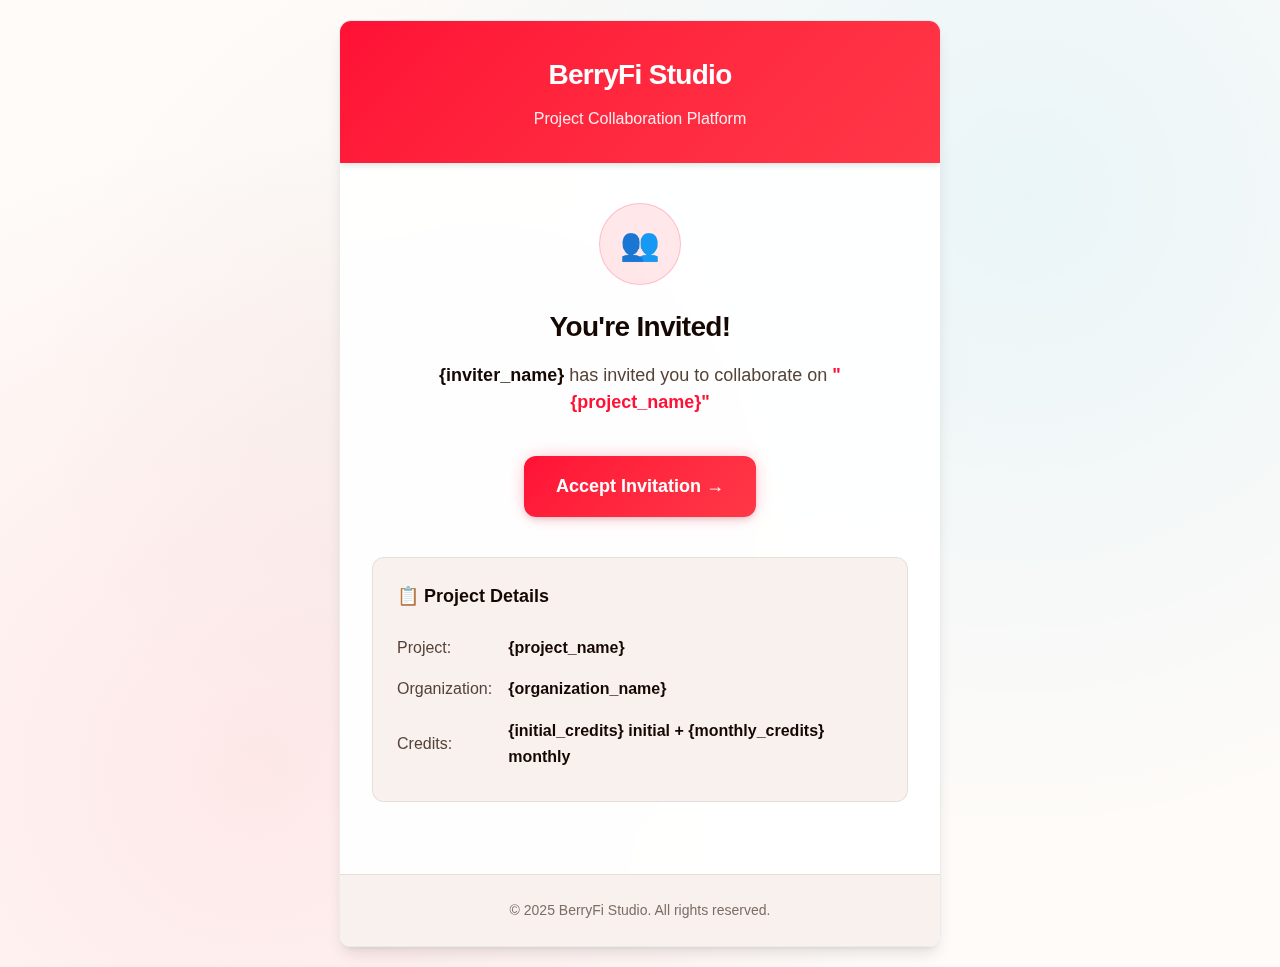
<file: src/main/resources/templates/email/invitation.html>
<!DOCTYPE html>
<html>
<head>
  <meta charset="utf-8">
  <meta name="viewport" content="width=device-width, initial-scale=1.0">
  <title>BerryFi Studio Invitation</title>
</head>
<body style="
  margin: 0; 
  padding: 20px; 
  background: radial-gradient(circle at 20% 80%, oklch(0.7 0.28 25 / 0.08) 0%, transparent 50%), 
              radial-gradient(circle at 80% 20%, oklch(0.7 0.2 225 / 0.08) 0%, transparent 50%), 
              radial-gradient(circle at 40% 40%, oklch(0.3 0.02 50 / 0.04) 0%, transparent 50%),
              oklch(0.99 0.005 60); 
  font-family: 'Inter', -apple-system, BlinkMacSystemFont, 'Segoe UI', 'Roboto', sans-serif;
  line-height: 1.6;
  -webkit-font-smoothing: antialiased;
  -moz-osx-font-smoothing: grayscale;
  text-rendering: optimizeLegibility;
">
  
  <!-- Main Container -->
  <div style="
    max-width: 600px; 
    margin: 0 auto; 
    background: oklch(1 0 0 / 0.92);
    border-radius: 12px;
    overflow: hidden;
    border: 1px solid oklch(0.1 0.02 50 / 0.08);
    box-shadow: 0 10px 15px -3px rgba(0,0,0,0.1), 0 4px 6px -4px rgba(0,0,0,0.1);
    backdrop-filter: blur(12px);
  ">
    
    <!-- Header -->
    <header style="
      background: linear-gradient(135deg, oklch(0.7 0.28 25) 0%, oklch(0.75 0.28 25) 100%); 
      padding: 32px 24px; 
      text-align: center;
      box-shadow: 0 4px 6px -1px rgba(0,0,0,0.1);
    ">
      <h1 style="
        color: #ffffff; 
        font-size: 28px; 
        font-weight: 700; 
        margin: 0 0 8px 0;
        letter-spacing: -0.025em;
      ">BerryFi Studio</h1>
      <p style="
        color: rgba(255, 255, 255, 0.9); 
        font-size: 16px; 
        margin: 0; 
        font-weight: 500;
      ">Project Collaboration Platform</p>
    </header>

    <!-- Main Content -->
    <div style="padding: 40px 32px;">
      
      <!-- Invitation Header -->
      <div style="text-align: center; margin-bottom: 32px;">
        <div style="
          width: 80px; 
          height: 80px; 
          margin: 0 auto 20px auto; 
          background: oklch(0.7 0.28 25 / 0.1); 
          border-radius: 50%; 
          display: inline-flex; 
          align-items: center; 
          justify-content: center;
          border: 1px solid oklch(0.7 0.28 25 / 0.2);
        ">
          <span style="font-size: 32px;">👥</span>
        </div>
        <h2 style="
          color: oklch(0.15 0.03 50); 
          font-size: 28px; 
          font-weight: 700; 
          margin: 0 0 12px 0;
          letter-spacing: -0.025em;
        ">You're Invited!</h2>
        <p style="
          color: oklch(0.4 0.03 50); 
          font-size: 18px; 
          margin: 0;
          line-height: 1.5;
        "><strong style="color: oklch(0.15 0.03 50);">{inviter_name}</strong> has invited you to collaborate on <strong style="color: oklch(0.7 0.28 25);">"{project_name}"</strong></p>
      </div>
      
      <!-- CTA Button -->
      <div style="text-align: center; margin: 40px 0;">
        <a href="{invitation_link}" style="
          display: inline-block; 
          background: linear-gradient(135deg, oklch(0.7 0.28 25) 0%, oklch(0.75 0.28 25) 100%); 
          color: #ffffff; 
          text-decoration: none; 
          padding: 16px 32px; 
          border-radius: 12px; 
          font-weight: 600; 
          font-size: 18px;
          box-shadow: 0 4px 6px -1px rgba(0,0,0,0.1), 0 2px 4px -2px rgba(0,0,0,0.1), 0 0 20px -5px oklch(0.7 0.28 25 / 0.4);
          transition: all 0.2s ease;
        ">Accept Invitation →</a>
      </div>

      <!-- Project Details -->
      <div style="
        background: oklch(0.96 0.01 50 / 0.92); 
        border-radius: 12px; 
        padding: 24px; 
        margin: 32px 0;
        border-left: 4px solid oklch(0.7 0.28 25);
        border: 1px solid oklch(0.1 0.02 50 / 0.08);
        backdrop-filter: blur(8px);
      ">
        <h3 style="
          color: oklch(0.15 0.03 50); 
          font-size: 18px; 
          font-weight: 600; 
          margin: 0 0 16px 0;
          display: flex;
          align-items: center;
        ">📋 Project Details</h3>
        
        <table style="width: 100%; border-collapse: collapse;">
          <tr>
            <td style="color: oklch(0.4 0.03 50); padding: 8px 16px 8px 0; font-size: 16px; font-weight: 500;">Project:</td>
            <td style="color: oklch(0.15 0.03 50); font-weight: 600; padding: 8px 0; font-size: 16px;">{project_name}</td>
          </tr>
          <tr>
            <td style="color: oklch(0.4 0.03 50); padding: 8px 16px 8px 0; font-size: 16px; font-weight: 500;">Organization:</td>
            <td style="color: oklch(0.15 0.03 50); font-weight: 600; padding: 8px 0; font-size: 16px;">{organization_name}</td>
          </tr>
          <tr>
            <td style="color: oklch(0.4 0.03 50); padding: 8px 16px 8px 0; font-size: 16px; font-weight: 500;">Credits:</td>
            <td style="color: oklch(0.15 0.03 50); font-weight: 600; padding: 8px 0; font-size: 16px;">
              {initial_credits} initial + {monthly_credits} monthly
            </td>
          </tr>
        </table>
      </div>

    </div>
    
    <!-- Footer -->
    <footer style="
      background: oklch(0.96 0.01 50 / 0.95); 
      padding: 24px; 
      text-align: center; 
      border-top: 1px solid oklch(0.1 0.02 50 / 0.08);
      backdrop-filter: blur(8px);
    ">
      <p style="
        color: oklch(0.55 0.02 50); 
        font-size: 14px; 
        margin: 0;
      ">© 2025 BerryFi Studio. All rights reserved.</p>
    </footer>
    
  </div>
</body>
</html>
</file>
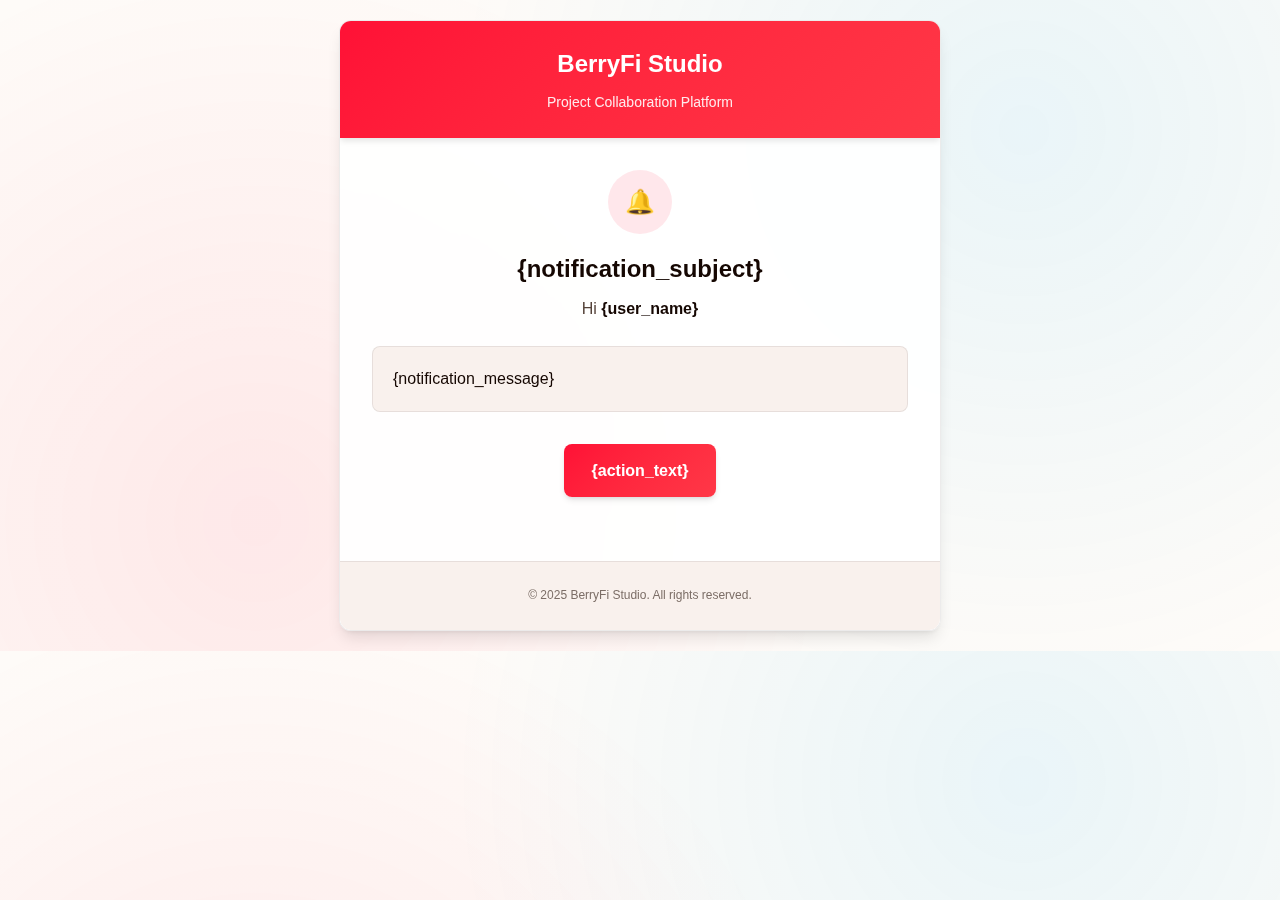
<file: src/main/resources/templates/email/notification.html>
<!DOCTYPE html>
<html>
<head>
  <meta charset="utf-8">
  <meta name="viewport" content="width=device-width, initial-scale=1.0">
  <title>Notification - BerryFi Studio</title>
</head>
<body style="
  margin: 0; 
  padding: 20px; 
  background: radial-gradient(circle at 20% 80%, oklch(0.7 0.28 25 / 0.08) 0%, transparent 50%), 
              radial-gradient(circle at 80% 20%, oklch(0.7 0.2 225 / 0.08) 0%, transparent 50%), 
              oklch(0.99 0.005 60); 
  font-family: 'Inter', -apple-system, BlinkMacSystemFont, 'Segoe UI', 'Roboto', sans-serif;
  line-height: 1.6;
  -webkit-font-smoothing: antialiased;
">
  
  <!-- Main Container -->
  <div style="
    max-width: 600px; 
    margin: 0 auto; 
    background: oklch(1 0 0 / 0.92);
    border-radius: 12px;
    overflow: hidden;
    border: 1px solid oklch(0.1 0.02 50 / 0.08);
    box-shadow: 0 10px 15px -3px rgba(0,0,0,0.1), 0 4px 6px -4px rgba(0,0,0,0.1);
    backdrop-filter: blur(12px);
  ">
    
    <!-- Header -->
    <header style="
      background: linear-gradient(135deg, oklch(0.7 0.28 25) 0%, oklch(0.75 0.28 25) 100%); 
      padding: 24px; 
      text-align: center;
      box-shadow: 0 4px 6px -1px rgba(0,0,0,0.1);
    ">
      <h1 style="
        color: #ffffff; 
        font-size: 24px; 
        font-weight: 600; 
        margin: 0;
      ">BerryFi Studio</h1>
      <p style="
        color: #ffffff; 
        font-size: 14px; 
        margin: 8px 0 0 0; 
        opacity: 0.9;
      ">Project Collaboration Platform</p>
    </header>

    <!-- Main Content -->
    <div style="padding: 32px;">
      
      <!-- Notification Header -->
      <div style="text-align: center; margin-bottom: 24px;">
        <div style="
          width: 64px; 
          height: 64px; 
          margin: 0 auto 16px auto; 
          background: oklch(0.7 0.28 25 / 0.1); 
          border-radius: 50%; 
          display: inline-flex; 
          align-items: center; 
          justify-content: center;
        ">
          <span style="font-size: 24px;">🔔</span>
        </div>
        <h2 style="
          color: oklch(0.15 0.03 50); 
          font-size: 24px; 
          font-weight: 600; 
          margin: 0 0 8px 0;
        ">{notification_subject}</h2>
        <p style="
          color: oklch(0.4 0.03 50); 
          font-size: 16px; 
          margin: 0;
        ">Hi <strong style="color: oklch(0.15 0.03 50);">{user_name}</strong></p>
      </div>
      
      <!-- Message Content -->
      <div style="
        background: oklch(0.96 0.01 50 / 0.92); 
        border-radius: 8px; 
        padding: 20px; 
        margin: 24px 0;
        border-left: 4px solid oklch(0.7 0.28 25);
        border: 1px solid oklch(0.1 0.02 50 / 0.08);
        backdrop-filter: blur(8px);
      ">
        <p style="
          color: oklch(0.15 0.03 50); 
          font-size: 16px; 
          line-height: 1.5; 
          margin: 0;
        ">{notification_message}</p>
      </div>
      
      <!-- CTA Button (if action link provided) -->
      <div style="text-align: center; margin: 32px 0;">
        <a href="{action_link}" style="
          display: inline-block; 
          background: linear-gradient(135deg, oklch(0.7 0.28 25) 0%, oklch(0.75 0.28 25) 100%); 
          color: #ffffff; 
          text-decoration: none; 
          padding: 14px 28px; 
          border-radius: 8px; 
          font-weight: 600; 
          font-size: 16px;
          box-shadow: 0 4px 6px -1px rgba(0,0,0,0.1), 0 2px 4px -2px rgba(0,0,0,0.1);
        ">{action_text}</a>
      </div>

    </div>
    
    <!-- Footer -->
    <footer style="
      background: oklch(0.96 0.01 50 / 0.92); 
      padding: 24px; 
      text-align: center; 
      border-top: 1px solid oklch(0.1 0.02 50 / 0.08);
      backdrop-filter: blur(8px);
    ">
      <p style="
        color: oklch(0.55 0.02 50); 
        font-size: 12px; 
        margin: 0;
      ">© 2025 BerryFi Studio. All rights reserved.</p>
    </footer>
    
  </div>
</body>
</html>
</file>
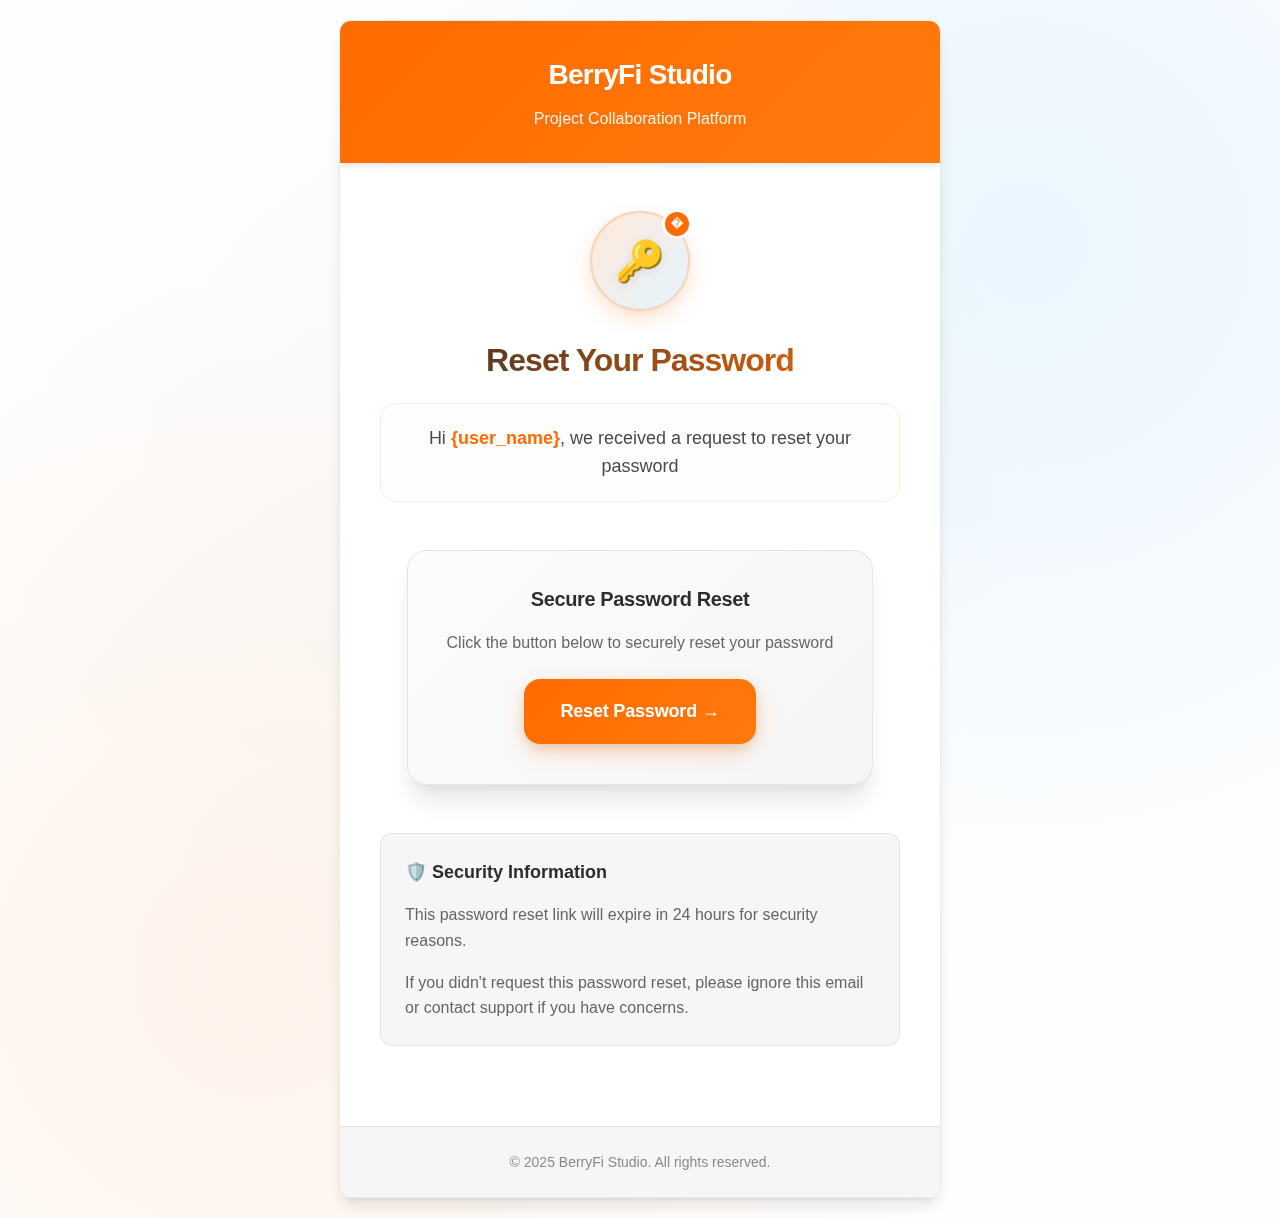
<file: src/main/resources/templates/email/password-reset.html>
<!DOCTYPE html>
<html>
<head>
  <meta charset="utf-8">
  <meta name="viewport" content="width=device-width, initial-scale=1.0">
  <title>Password Reset - BerryFi Studio</title>
</head>
<body style="
  margin: 0; 
  padding: 20px; 
  background: radial-gradient(circle at 20% 80%, rgba(255, 107, 0, 0.08) 0%, transparent 50%), 
              radial-gradient(circle at 80% 20%, rgba(0, 149, 255, 0.08) 0%, transparent 50%), 
              radial-gradient(circle at 40% 40%, rgba(128, 128, 128, 0.04) 0%, transparent 50%),
              #fefefe; 
  font-family: 'Inter', -apple-system, BlinkMacSystemFont, 'Segoe UI', 'Roboto', sans-serif;
  line-height: 1.6;
  -webkit-font-smoothing: antialiased;
  -moz-osx-font-smoothing: grayscale;
  text-rendering: optimizeLegibility;
">
  
  <!-- Main Container -->
  <div style="
    max-width: 600px; 
    margin: 0 auto; 
    background: rgba(255, 255, 255, 0.92);
    border-radius: 12px;
    overflow: hidden;
    border: 1px solid rgba(0, 0, 0, 0.08);
    box-shadow: 0 10px 15px -3px rgba(0,0,0,0.1), 0 4px 6px -4px rgba(0,0,0,0.1);
    backdrop-filter: blur(12px);
  ">
    
    <!-- Header -->
    <header style="
      background: linear-gradient(135deg, #ff6b00 0%, #ff7a0d 100%); 
      padding: 32px 24px; 
      text-align: center;
      box-shadow: 0 4px 6px -1px rgba(0,0,0,0.1);
    ">
      <h1 style="
        color: #ffffff; 
        font-size: 28px; 
        font-weight: 700; 
        margin: 0 0 8px 0;
        letter-spacing: -0.025em;
      ">BerryFi Studio</h1>
      <p style="
        color: rgba(255, 255, 255, 0.9); 
        font-size: 16px; 
        margin: 0; 
        font-weight: 500;
      ">Project Collaboration Platform</p>
    </header>

    <!-- Main Content -->
    <div style="padding: 48px 40px;">
      
      <!-- Password Reset Header -->
      <div style="text-align: center; margin-bottom: 40px;">
        <div style="
          width: 96px; 
          height: 96px; 
          margin: 0 auto 24px auto; 
          background: linear-gradient(135deg, rgba(255, 107, 0, 0.15) 0%, rgba(0, 149, 255, 0.1) 100%); 
          border-radius: 50%; 
          display: inline-flex; 
          align-items: center; 
          justify-content: center;
          border: 2px solid rgba(255, 107, 0, 0.2);
          box-shadow: 0 8px 25px -5px rgba(255, 107, 0, 0.3), 0 0 0 1px rgba(255, 107, 0, 0.05);
          position: relative;
        ">
          <span style="font-size: 40px; filter: drop-shadow(0 2px 4px rgba(0,0,0,0.1));">🔑</span>
          <div style="
            position: absolute; 
            top: -4px; 
            right: -4px; 
            width: 24px; 
            height: 24px; 
            background: #ff6b00; 
            border-radius: 50%; 
            border: 3px solid #ffffff;
            display: flex;
            align-items: center;
            justify-content: center;
          ">
            <span style="font-size: 12px; color: white;">�</span>
          </div>
        </div>
        <h2 style="
          color: #2d2d2d; 
          font-size: 32px; 
          font-weight: 800; 
          margin: 0 0 16px 0;
          letter-spacing: -0.03em;
          background: linear-gradient(135deg, #2d2d2d 0%, #ff6b00 100%);
          -webkit-background-clip: text;
          -webkit-text-fill-color: transparent;
          background-clip: text;
        ">Reset Your Password</h2>
        <div style="
          background: rgba(252, 252, 252, 0.8); 
          padding: 20px 24px; 
          border-radius: 16px; 
          border: 1px solid rgba(255, 107, 0, 0.1);
          backdrop-filter: blur(8px);
          margin: 0 auto;
          max-width: 480px;
        ">
          <p style="
            color: #4a4a4a; 
            font-size: 18px; 
            margin: 0;
            line-height: 1.6;
            font-weight: 500;
          ">Hi <strong style="color: #ff6b00; font-weight: 700;">{user_name}</strong>, we received a request to reset your password</p>
        </div>
      </div>
      
      <!-- CTA Button -->
      <div style="text-align: center; margin: 48px 0;">
        <div style="
          background: linear-gradient(135deg, #fcfcfc 0%, #f5f5f5 100%);
          padding: 32px;
          border-radius: 20px;
          border: 1px solid rgba(0, 0, 0, 0.08);
          backdrop-filter: blur(16px);
          box-shadow: 0 20px 25px -5px rgba(0,0,0,0.1), 0 10px 10px -5px rgba(0,0,0,0.04);
          margin: 0 auto;
          max-width: 400px;
        ">
          <h3 style="
            color: #2d2d2d; 
            font-size: 20px; 
            font-weight: 700; 
            margin: 0 0 16px 0;
            letter-spacing: -0.02em;
          ">Secure Password Reset</h3>
          <p style="
            color: #666666; 
            font-size: 16px; 
            margin: 0 0 24px 0;
            line-height: 1.5;
          ">Click the button below to securely reset your password</p>
          <a href="{reset_link}" style="
            display: inline-block; 
            background: linear-gradient(135deg, #ff6b00 0%, #ff7a0d 100%); 
            color: #ffffff; 
            text-decoration: none; 
            padding: 18px 36px; 
            border-radius: 16px; 
            font-weight: 700; 
            font-size: 18px;
            box-shadow: 0 8px 25px -5px rgba(255, 107, 0, 0.4), 0 4px 12px -2px rgba(0,0,0,0.1);
            transition: all 0.3s ease;
            letter-spacing: -0.01em;
            position: relative;
            overflow: hidden;
          ">
            <span style="position: relative; z-index: 1;">Reset Password →</span>
          </a>
        </div>
      </div>

      <!-- Security Info -->
      <div style="
        background: rgba(245, 245, 245, 0.92); 
        border-radius: 12px; 
        padding: 24px; 
        margin: 32px 0;
        border-left: 4px solid #ff6b00;
        border: 1px solid rgba(0, 0, 0, 0.08);
        backdrop-filter: blur(8px);
      ">
        <h3 style="
          color: #2d2d2d; 
          font-size: 18px; 
          font-weight: 600; 
          margin: 0 0 16px 0;
          display: flex;
          align-items: center;
        ">🛡️ Security Information</h3>
        
        <p style="color: #666666; font-size: 16px; line-height: 1.6; margin: 0 0 16px 0;">
          This password reset link will expire in 24 hours for security reasons.
        </p>
        
        <p style="color: #666666; font-size: 16px; line-height: 1.6; margin: 0;">
          If you didn't request this password reset, please ignore this email or contact support if you have concerns.
        </p>
      </div>

    </div>
    
    <!-- Footer -->
    <footer style="
      background: rgba(245, 245, 245, 0.95); 
      padding: 24px; 
      text-align: center; 
      border-top: 1px solid rgba(0, 0, 0, 0.08);
      backdrop-filter: blur(8px);
    ">
      <p style="
        color: #8a8a8a; 
        font-size: 14px; 
        margin: 0;
      ">© 2025 BerryFi Studio. All rights reserved.</p>
    </footer>
    
  </div>
</body>
</html>
</file>
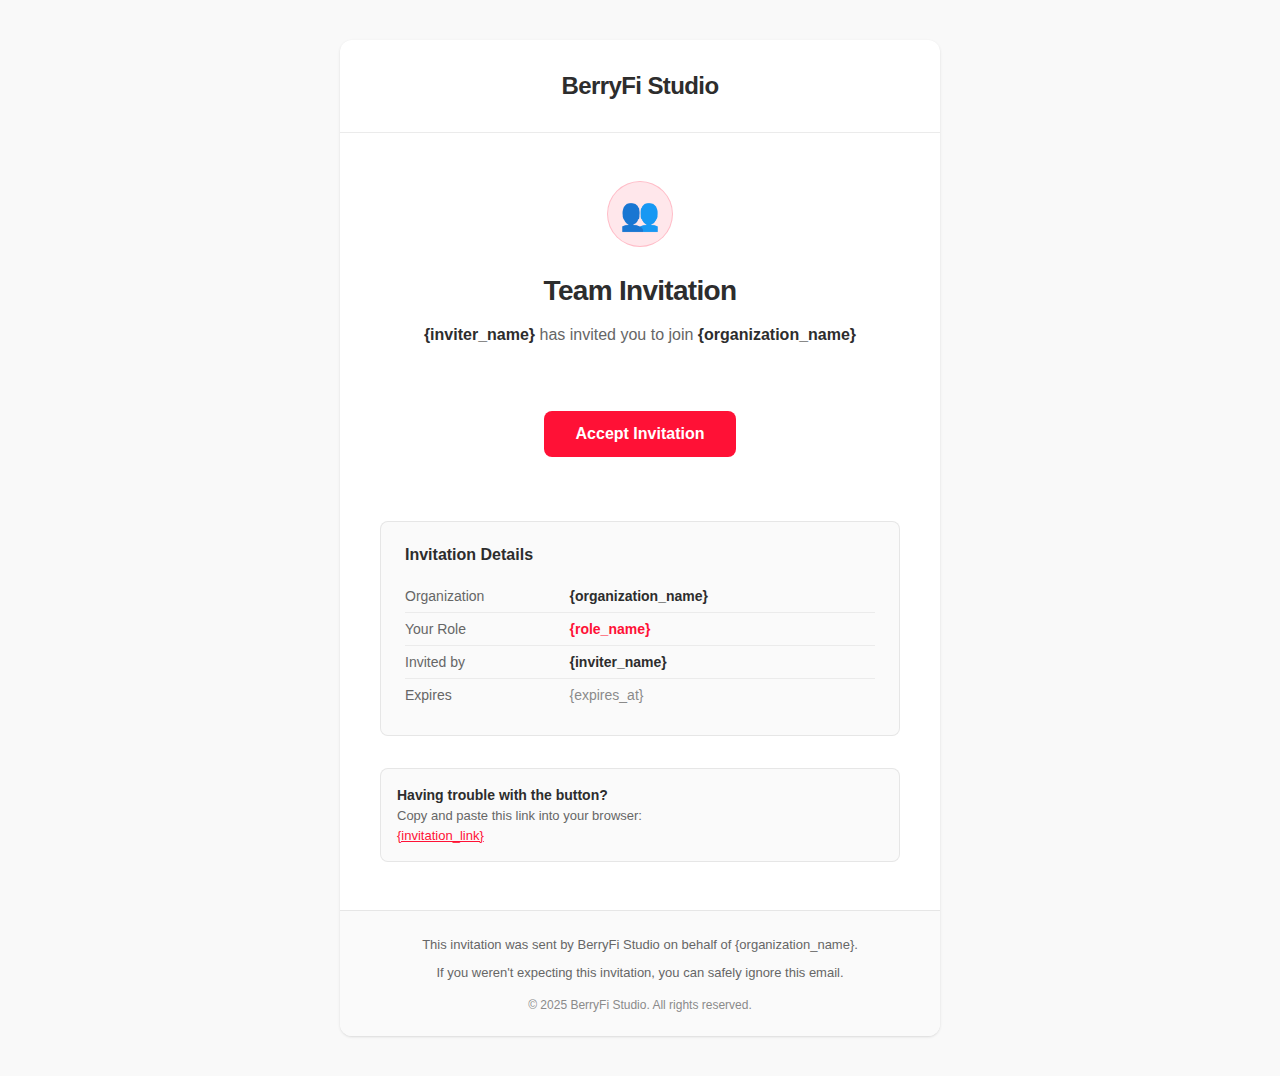
<file: src/main/resources/templates/email/team-invitation.html>
<!DOCTYPE html>
<html>
<head>
  <meta charset="utf-8">
  <meta name="viewport" content="width=device-width, initial-scale=1.0">
  <title>Team Invitation - BerryFi Studio</title>
</head>
<body style="margin: 0; padding: 0; font-family: -apple-system, BlinkMacSystemFont, 'Segoe UI', 'Roboto', 'Helvetica', 'Arial', sans-serif; background-color: #f9f9f9;">
  <table role="presentation" cellpadding="0" cellspacing="0" border="0" width="100%" style="background-color: #f9f9f9;">
    <tr>
      <td style="padding: 40px 20px;">
        <table role="presentation" cellpadding="0" cellspacing="0" border="0" width="100%" style="max-width: 600px; margin: 0 auto; background-color: #ffffff; border-radius: 12px; box-shadow: 0 1px 3px 0 rgba(0, 0, 0, 0.1), 0 1px 2px -1px rgba(0, 0, 0, 0.1);">
          
          <!-- Logo Header -->
          <tr>
            <td style="padding: 32px 40px; text-align: center; border-bottom: 1px solid rgba(0, 0, 0, 0.08);">
              <h1 style="margin: 0; font-size: 24px; font-weight: 700; color: #2d2d2d; letter-spacing: -0.025em;">BerryFi Studio</h1>
            </td>
          </tr>

          <!-- Main Content -->
          <tr>
            <td style="padding: 48px 40px;">
              
              <!-- Icon -->
              <table role="presentation" cellpadding="0" cellspacing="0" border="0" width="100%">
                <tr>
                  <td style="text-align: center; padding-bottom: 24px;">
                    <div style="display: inline-block; width: 64px; height: 64px; background-color: rgba(255, 17, 54, 0.1); border-radius: 50%; border: 1px solid rgba(255, 17, 54, 0.2);">
                      <table role="presentation" cellpadding="0" cellspacing="0" border="0" width="100%" height="100%">
                        <tr>
                          <td style="text-align: center; vertical-align: middle; font-size: 32px;">👥</td>
                        </tr>
                      </table>
                    </div>
                  </td>
                </tr>
              </table>

              <!-- Title -->
              <h2 style="margin: 0 0 16px 0; font-size: 28px; font-weight: 700; color: #2d2d2d; text-align: center; letter-spacing: -0.025em;">Team Invitation</h2>
              
              <!-- Message -->
              <p style="margin: 0 0 32px 0; font-size: 16px; line-height: 1.5; color: #666666; text-align: center;">
                <strong style="color: #2d2d2d;">{inviter_name}</strong> has invited you to join <strong style="color: #2d2d2d;">{organization_name}</strong>
              </p>

              <!-- CTA Button -->
              <table role="presentation" cellpadding="0" cellspacing="0" border="0" width="100%">
                <tr>
                  <td style="text-align: center; padding: 32px 0;">
                    <a href="{invitation_link}" style="display: inline-block; padding: 14px 32px; background-color: #ff1136; color: #ffffff; text-decoration: none; border-radius: 8px; font-weight: 600; font-size: 16px;">Accept Invitation</a>
                  </td>
                </tr>
              </table>

              <!-- Details Card -->
              <table role="presentation" cellpadding="0" cellspacing="0" border="0" width="100%" style="margin-top: 32px; background-color: #fafafa; border-radius: 8px; border: 1px solid rgba(0, 0, 0, 0.08);">
                <tr>
                  <td style="padding: 24px;">
                    <h3 style="margin: 0 0 16px 0; font-size: 16px; font-weight: 600; color: #2d2d2d;">Invitation Details</h3>
                    
                    <!-- Details Table -->
                    <table role="presentation" cellpadding="0" cellspacing="0" border="0" width="100%">
                      <tr>
                        <td style="padding: 8px 0; font-size: 14px; color: #666666; width: 35%;">Organization</td>
                        <td style="padding: 8px 0; font-size: 14px; color: #2d2d2d; font-weight: 600;">{organization_name}</td>
                      </tr>
                      <tr>
                        <td style="padding: 8px 0; font-size: 14px; color: #666666; border-top: 1px solid rgba(0, 0, 0, 0.06);">Your Role</td>
                        <td style="padding: 8px 0; font-size: 14px; color: #ff1136; font-weight: 600; border-top: 1px solid rgba(0, 0, 0, 0.06);">{role_name}</td>
                      </tr>
                      <tr>
                        <td style="padding: 8px 0; font-size: 14px; color: #666666; border-top: 1px solid rgba(0, 0, 0, 0.06);">Invited by</td>
                        <td style="padding: 8px 0; font-size: 14px; color: #2d2d2d; font-weight: 600; border-top: 1px solid rgba(0, 0, 0, 0.06);">{inviter_name}</td>
                      </tr>
                      <tr>
                        <td style="padding: 8px 0; font-size: 14px; color: #666666; border-top: 1px solid rgba(0, 0, 0, 0.06);">Expires</td>
                        <td style="padding: 8px 0; font-size: 14px; color: #8a8a8a; border-top: 1px solid rgba(0, 0, 0, 0.06);">{expires_at}</td>
                      </tr>
                    </table>
                  </td>
                </tr>
              </table>

              <!-- Link fallback -->
              <p style="margin: 32px 0 0 0; padding: 16px; background-color: #fafafa; border-radius: 8px; font-size: 13px; color: #666666; line-height: 1.5; border: 1px solid rgba(0, 0, 0, 0.08);">
                <strong style="color: #2d2d2d; font-size: 14px;">Having trouble with the button?</strong><br>
                Copy and paste this link into your browser:<br>
                <a href="{invitation_link}" style="color: #ff1136; word-break: break-all;">{invitation_link}</a>
              </p>

            </td>
          </tr>

          <!-- Footer -->
          <tr>
            <td style="padding: 24px 40px; background-color: #fafafa; border-top: 1px solid rgba(0, 0, 0, 0.08); border-radius: 0 0 12px 12px;">
              <p style="margin: 0 0 8px 0; font-size: 13px; color: #666666; text-align: center; line-height: 1.5;">
                This invitation was sent by BerryFi Studio on behalf of {organization_name}.
              </p>
              <p style="margin: 0 0 16px 0; font-size: 13px; color: #666666; text-align: center; line-height: 1.5;">
                If you weren't expecting this invitation, you can safely ignore this email.
              </p>
              <p style="margin: 0; font-size: 12px; color: #8a8a8a; text-align: center;">
                © 2025 BerryFi Studio. All rights reserved.
              </p>
            </td>
          </tr>

        </table>
      </td>
    </tr>
  </table>
</body>
</html>
</file>
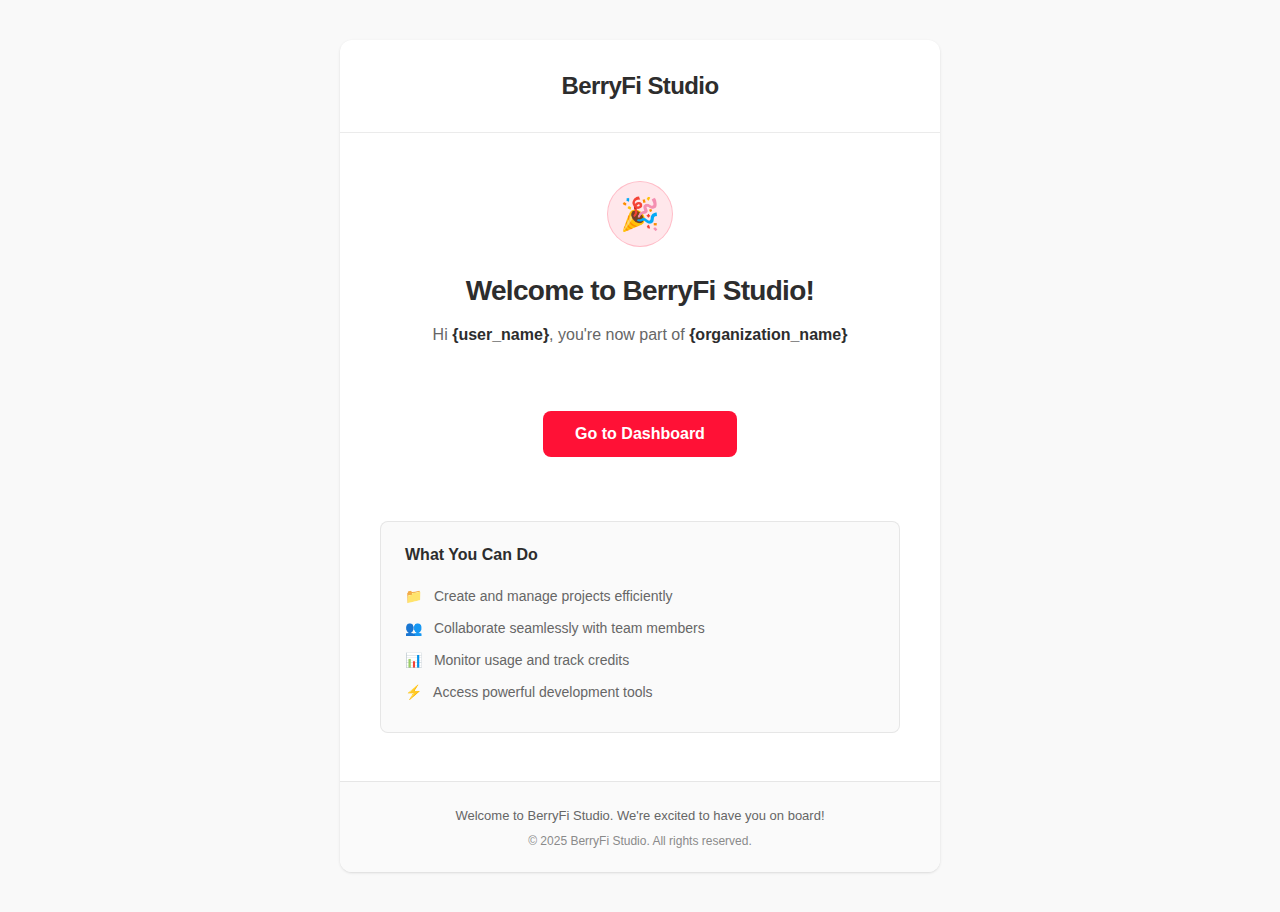
<file: src/main/resources/templates/email/welcome.html>
<!DOCTYPE html>
<html>
<head>
  <meta charset="utf-8">
  <meta name="viewport" content="width=device-width, initial-scale=1.0">
  <title>Welcome to BerryFi Studio</title>
</head>
<body style="margin: 0; padding: 0; font-family: -apple-system, BlinkMacSystemFont, 'Segoe UI', 'Roboto', 'Helvetica', 'Arial', sans-serif; background-color: #f9f9f9;">
  <table role="presentation" cellpadding="0" cellspacing="0" border="0" width="100%" style="background-color: #f9f9f9;">
    <tr>
      <td style="padding: 40px 20px;">
        <table role="presentation" cellpadding="0" cellspacing="0" border="0" width="100%" style="max-width: 600px; margin: 0 auto; background-color: #ffffff; border-radius: 12px; box-shadow: 0 1px 3px 0 rgba(0, 0, 0, 0.1), 0 1px 2px -1px rgba(0, 0, 0, 0.1);">
          
          <!-- Logo Header -->
          <tr>
            <td style="padding: 32px 40px; text-align: center; border-bottom: 1px solid rgba(0, 0, 0, 0.08);">
              <h1 style="margin: 0; font-size: 24px; font-weight: 700; color: #2d2d2d; letter-spacing: -0.025em;">BerryFi Studio</h1>
            </td>
          </tr>

          <!-- Main Content -->
          <tr>
            <td style="padding: 48px 40px;">
              
              <!-- Icon -->
              <table role="presentation" cellpadding="0" cellspacing="0" border="0" width="100%">
                <tr>
                  <td style="text-align: center; padding-bottom: 24px;">
                    <div style="display: inline-block; width: 64px; height: 64px; background-color: rgba(255, 17, 54, 0.1); border-radius: 50%; border: 1px solid rgba(255, 17, 54, 0.2);">
                      <table role="presentation" cellpadding="0" cellspacing="0" border="0" width="100%" height="100%">
                        <tr>
                          <td style="text-align: center; vertical-align: middle; font-size: 32px;">🎉</td>
                        </tr>
                      </table>
                    </div>
                  </td>
                </tr>
              </table>

              <!-- Title -->
              <h2 style="margin: 0 0 16px 0; font-size: 28px; font-weight: 700; color: #2d2d2d; text-align: center; letter-spacing: -0.025em;">Welcome to BerryFi Studio!</h2>
              
              <!-- Message -->
              <p style="margin: 0 0 32px 0; font-size: 16px; line-height: 1.5; color: #666666; text-align: center;">
                Hi <strong style="color: #2d2d2d;">{user_name}</strong>, you're now part of <strong style="color: #2d2d2d;">{organization_name}</strong>
              </p>

              <!-- CTA Button -->
              <table role="presentation" cellpadding="0" cellspacing="0" border="0" width="100%">
                <tr>
                  <td style="text-align: center; padding: 32px 0;">
                    <a href="{dashboard_link}" style="display: inline-block; padding: 14px 32px; background-color: #ff1136; color: #ffffff; text-decoration: none; border-radius: 8px; font-weight: 600; font-size: 16px;">Go to Dashboard</a>
                  </td>
                </tr>
              </table>

              <!-- Features Card -->
              <table role="presentation" cellpadding="0" cellspacing="0" border="0" width="100%" style="margin-top: 32px; background-color: #fafafa; border-radius: 8px; border: 1px solid rgba(0, 0, 0, 0.08);">
                <tr>
                  <td style="padding: 24px;">
                    <h3 style="margin: 0 0 16px 0; font-size: 16px; font-weight: 600; color: #2d2d2d;">What You Can Do</h3>
                    
                    <!-- Features List -->
                    <table role="presentation" cellpadding="0" cellspacing="0" border="0" width="100%">
                      <tr>
                        <td style="padding: 8px 0; font-size: 14px; color: #666666;">
                          <span style="margin-right: 8px;">📁</span> Create and manage projects efficiently
                        </td>
                      </tr>
                      <tr>
                        <td style="padding: 8px 0; font-size: 14px; color: #666666;">
                          <span style="margin-right: 8px;">👥</span> Collaborate seamlessly with team members
                        </td>
                      </tr>
                      <tr>
                        <td style="padding: 8px 0; font-size: 14px; color: #666666;">
                          <span style="margin-right: 8px;">📊</span> Monitor usage and track credits
                        </td>
                      </tr>
                      <tr>
                        <td style="padding: 8px 0; font-size: 14px; color: #666666;">
                          <span style="margin-right: 8px;">⚡</span> Access powerful development tools
                        </td>
                      </tr>
                    </table>
                  </td>
                </tr>
              </table>

            </td>
          </tr>

          <!-- Footer -->
          <tr>
            <td style="padding: 24px 40px; background-color: #fafafa; border-top: 1px solid rgba(0, 0, 0, 0.08); border-radius: 0 0 12px 12px;">
              <p style="margin: 0 0 8px 0; font-size: 13px; color: #666666; text-align: center; line-height: 1.5;">
                Welcome to BerryFi Studio. We're excited to have you on board!
              </p>
              <p style="margin: 0; font-size: 12px; color: #8a8a8a; text-align: center;">
                © 2025 BerryFi Studio. All rights reserved.
              </p>
            </td>
          </tr>

        </table>
      </td>
    </tr>
  </table>
</body>
</html>
</file>
